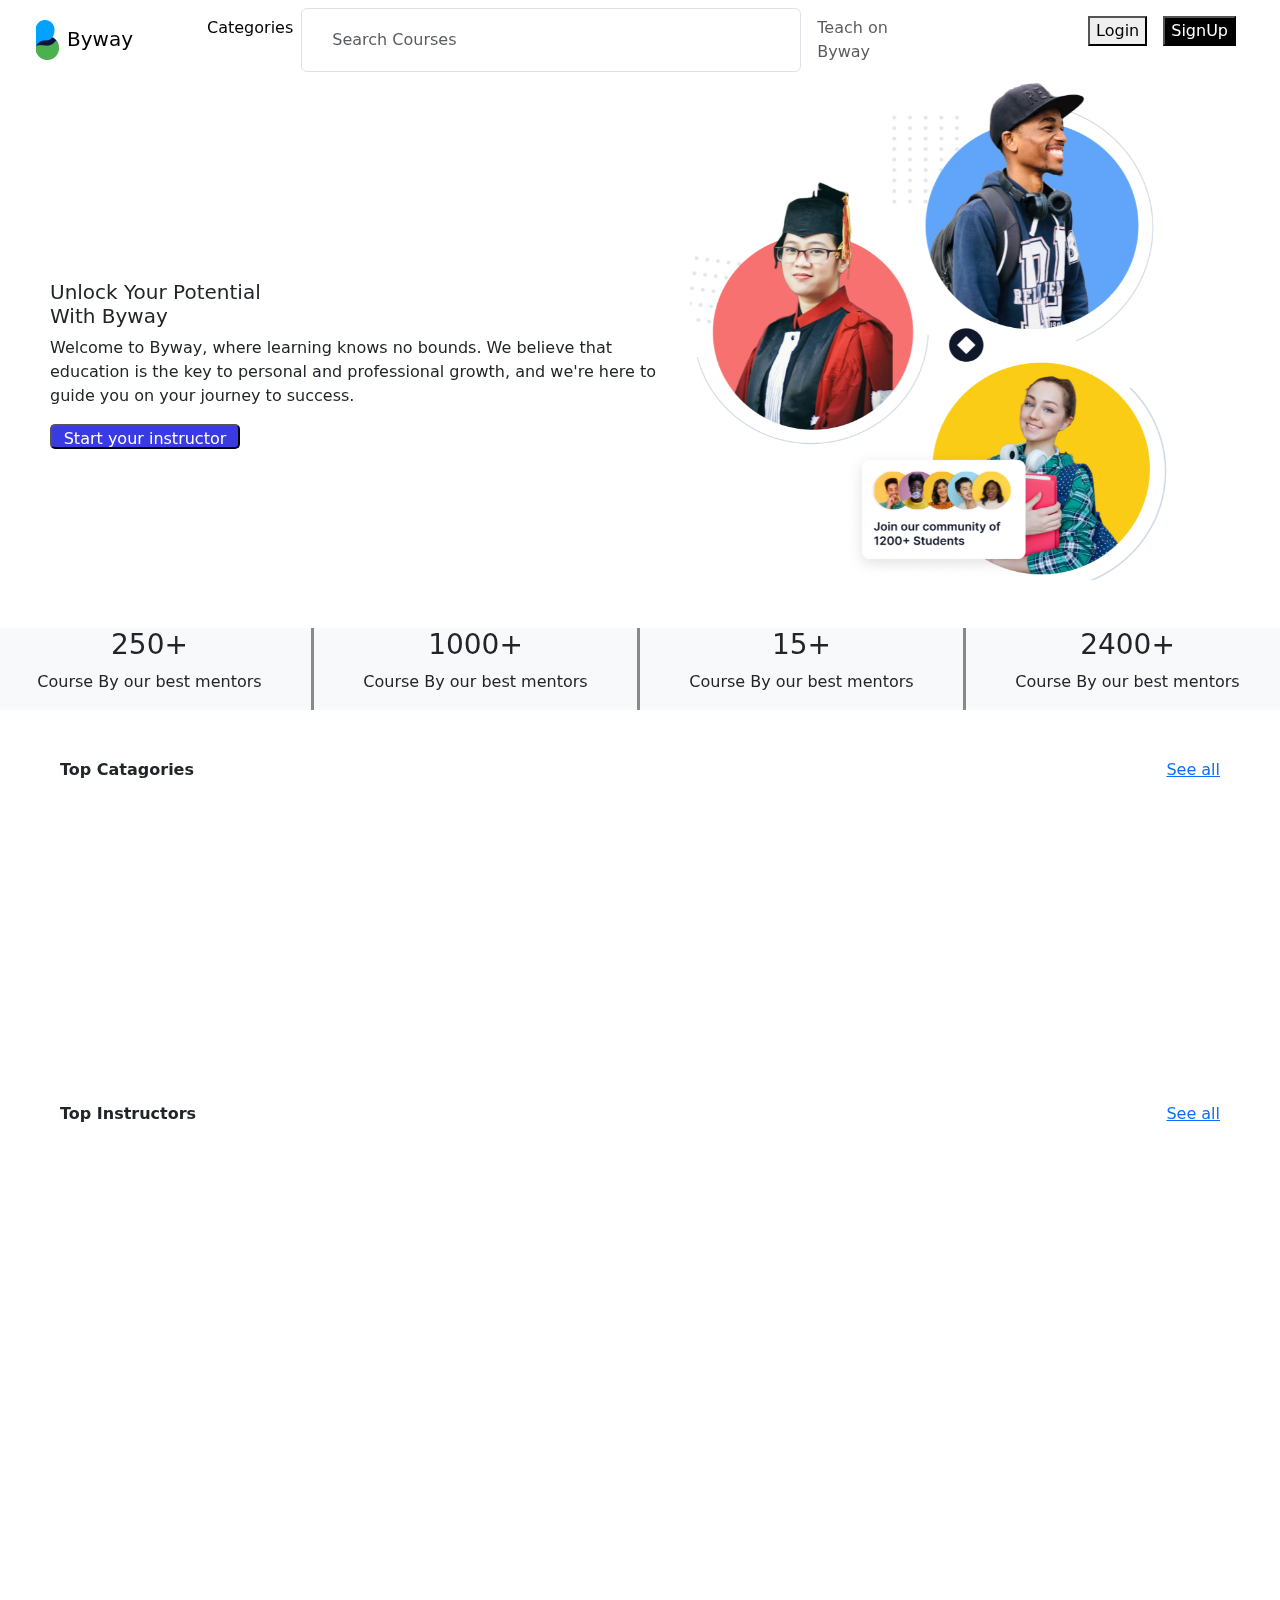
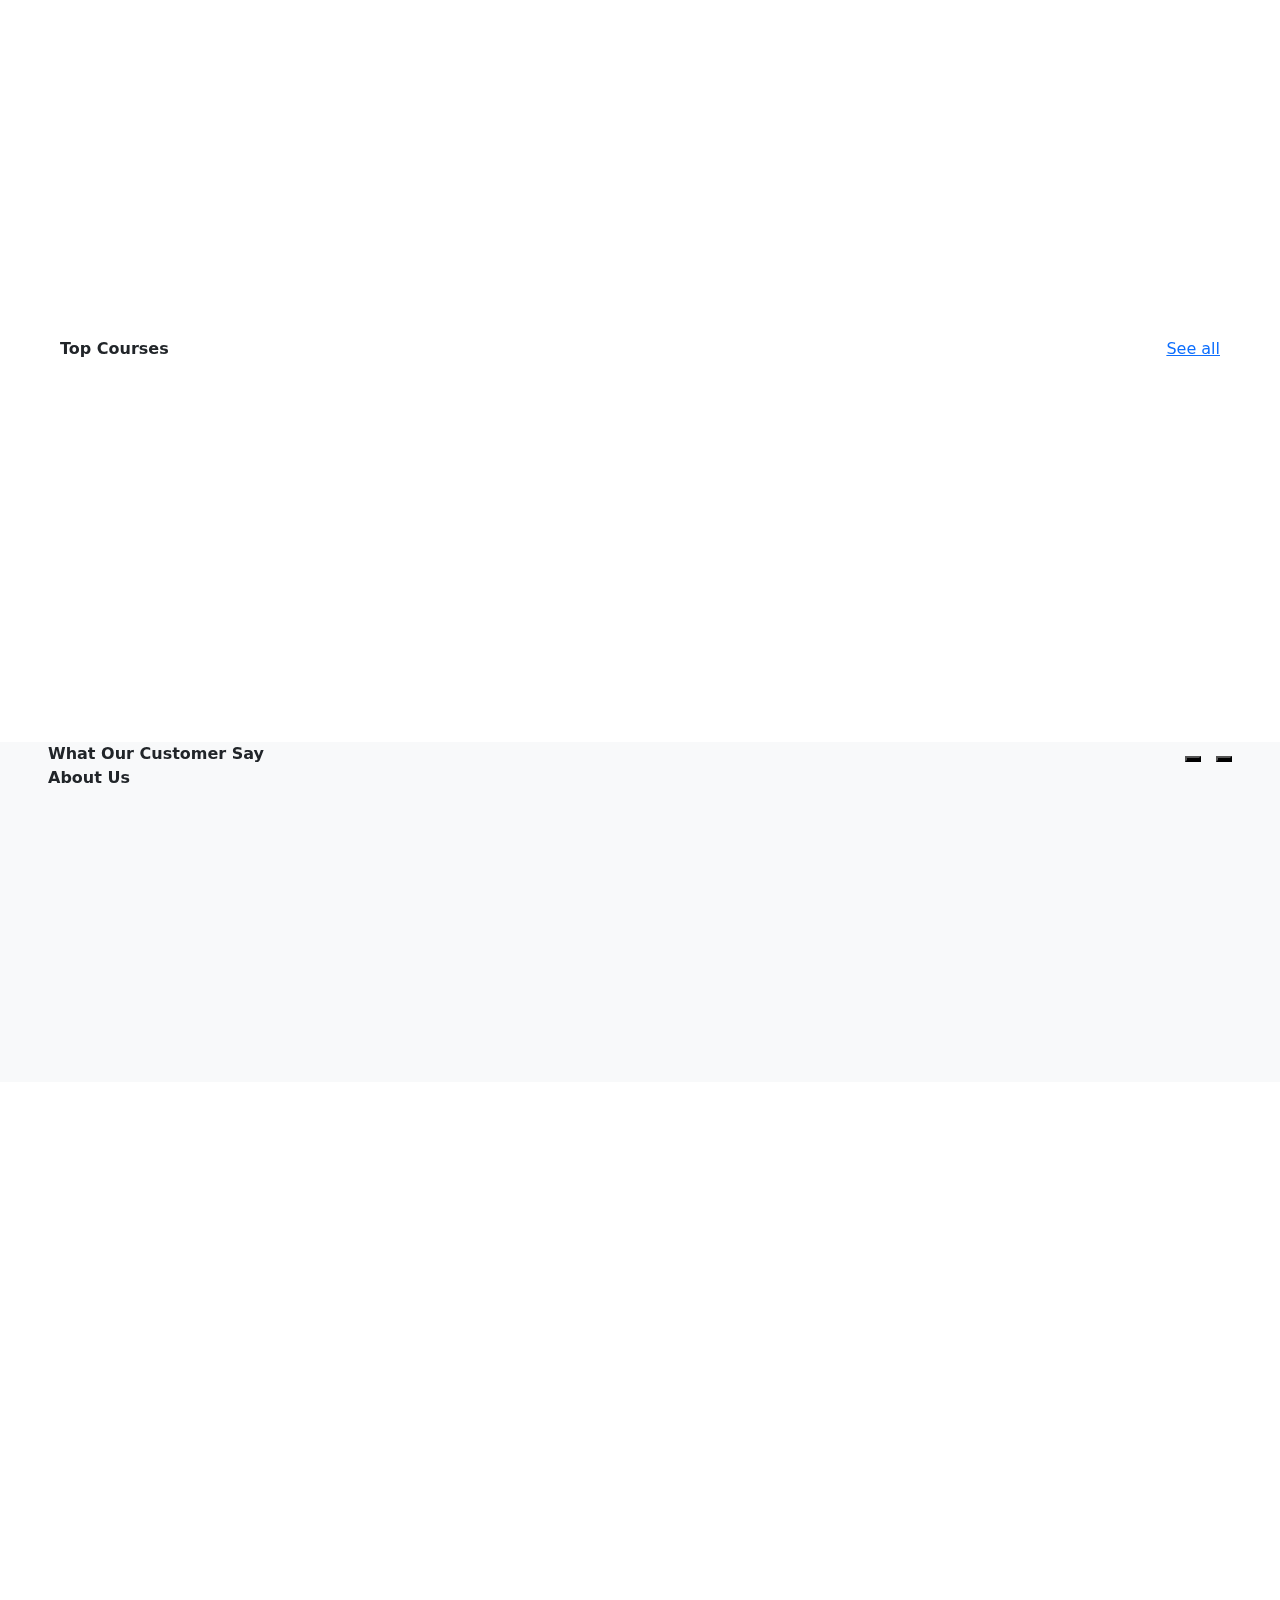
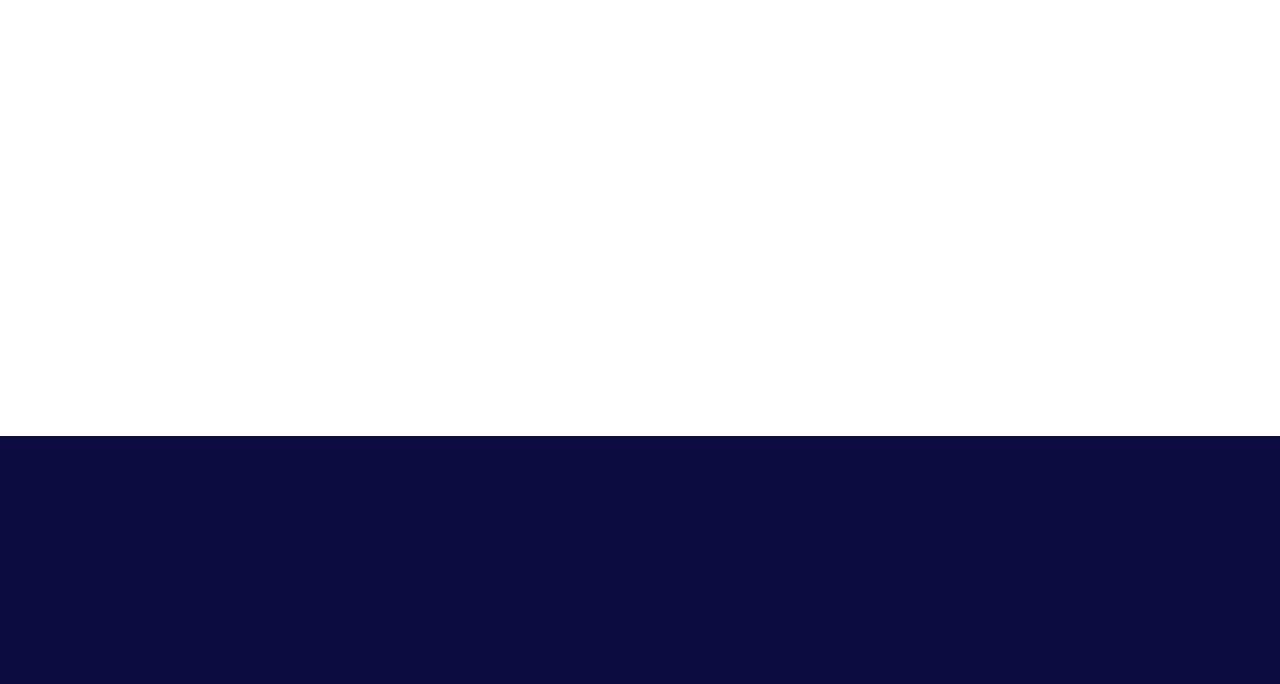
<file: index.html>
<!DOCTYPE html>
<html lang="en">

<head>
  <meta charset="UTF-8">
  <meta name="viewport" content="width=device-width, initial-scale=1.0">
  <title>Byway</title>
  <link rel="stylesheet" href="./style.css">
  <link rel="stylesheet" href="login.html">
  <link rel="stylesheet" href="signup.html">
  <link href="https://cdn.jsdelivr.net/npm/bootstrap@5.3.3/dist/css/bootstrap.min.css" rel="stylesheet"
    integrity="sha384-QWTKZyjpPEjISv5WaRU9OFeRpok6YctnYmDr5pNlyT2bRjXh0JMhjY6hW+ALEwIH" crossorigin="anonymous">
  <link rel="stylesheet" href="https://cdnjs.cloudflare.com/ajax/libs/font-awesome/6.5.2/css/all.min.css"
    integrity="sha512-SnH5WK+bZxgPHs44uWIX+LLJAJ9/2PkPKZ5QiAj6Ta86w+fsb2TkcmfRyVX3pBnMFcV7oQPJkl9QevSCWr3W6A=="
    crossorigin="anonymous" referrerpolicy="no-referrer" />
    <link href="https://unpkg.com/aos@2.3.1/dist/aos.css" rel="stylesheet">
</head>

<body data-aos="fade-up" data-aos-duration="4000">
  <script src="https://unpkg.com/aos@2.3.1/dist/aos.js"></script>
  <script>
    AOS.init();
  </script>
  <nav class="navbar navbar-expand-lg ms-4 me-4">
    <div class="container-fluid">
      <a class="navbar-brand" href="#"><img src="./images/logo.png" alt="">Byway</a>
      <button class="navbar-toggler" type="button" data-bs-toggle="collapse" data-bs-target="#navbarSupportedContent"
        aria-controls="navbarSupportedContent" aria-expanded="false" aria-label="Toggle navigation">
        <span class="navbar-toggler-icon"></span>
      </button>
      <div class="collapse navbar-collapse" id="navbarSupportedContent">
        <ul class="navbar-nav me-auto mb-2 mb-lg-0">
          <li class="nav-item">
            <a style="margin-left: 50px;" class="nav-link active" aria-current="page" href="#">Categories</a>
          </li>

          <form class="d-flex input-with-icon" role="search">
            <input class="form-control me-2" type="search" placeholder="Search Courses" aria-label="Search">
            <i class="fa-solid fa-magnifying-glass icon"></i>
          </form>
          <li class="nav-item">
            <a class="nav-link" href="#">Teach on Byway</a>
          </li>
          <li class="nav-item">
            <a class="nav-link" href="#"><i class="fa-solid fa-cart-shopping navcart"></i></a>
          </li>
          <li class="nav-item">
            <a class="nav-link" href="login.html" ><button>Login</button></a>
          </li>
          <li class="nav-item">
            <a class="nav-link" href="signup.html"><button style="color: white; background-color: black;">SignUp</button></a>
          </li>
        </ul>
      </div>
    </div>
  </nav>
  <section id="Home">
    <div class="row w-100">
      <div class="col-6" style="margin: 200px 0px 0px 50px;">
        <h5>Unlock Your Potential <br> With Byway</h5>
        <p>Welcome to Byway, where learning knows no bounds. We believe that education is the key to personal and
          professional growth, and we're here to guide you on your journey to success.</p>
        <button
          style="color: white; background-color: rgb(58, 58, 227); width: 190px; height: 25px; border-radius: 5px;">Start
          your instructor journey</button>
      </div>
      <div class="col-5">
        <img width="500px" height="500px" src="./images/Screenshot (17).png" alt="">
      </div>
    </div>
  </section>
  <section class="mt-5 bg-body-tertiary">
    <div class="row">
      <div class="col-3 text-center" style="border-right: solid 3px rgb(137, 137, 137);">
        <h3>250+</h3>
        <p>Course By our best mentors</p>
      </div>
      <div class="col-3 text-center" style="border-right: solid 3px rgb(137, 137, 137);">
        <h3>1000+</h3>
        <p>Course By our best mentors</p>
      </div>
      <div class="col-3 text-center" style="border-right: solid 3px rgb(137, 137, 137);">
        <h3>15+</h3>
        <p>Course By our best mentors</p>
      </div>
      <div class="col-3 text-center" style="border-right: solid 3px rgb(137, 137, 137);">
        <h3>2400+</h3>
        <p>Course By our best mentors</p>
      </div>
    </div>
  </section>
  <section class="container-fluid">
    <div class="d-flex justify-content-between m-5">
      <span style="font-weight: 600;">Top Catagories</span>
      <a href="">See all</a>
    </div>
    <div class="row container-fluid w-100 m-5">
      <div class="col-3 col-lg-12 me-5" data-aos="zoom-in"
        style="border: solid 4px rgb(226, 226, 226); border-radius: 10px; text-align: center; width: 250px; height: 224px;">
        <img src="./images/Group 136.png" alt="">
        <p>Astrology</p>
        <p>11 Courses</p>
      </div>
      <div class="col-3 col-lg-6 me-5" data-aos="zoom-in"
        style="border: solid 4px rgb(226, 226, 226); border-radius: 10px; text-align: center; width: 250px; height: 224px;">
        <img src="./images/Group 136 (1).png" alt="">
        <p>Development</p>
        <p>12 Courses</p>
      </div>
      <div class="col-3 col-lg-6 me-5" data-aos="zoom-in"
        style="border: solid 4px rgb(226, 226, 226); border-radius: 10px; text-align: center; width: 250px; height: 224px;">
        <img src="./images/Group 136 (2).png" alt="">
        <p>Marketing</p>
        <p>12 Courses</p>
      </div>
      <div class="col-3 col-lg-6 me-5" data-aos="zoom-in"
        style="border: solid 4px rgb(226, 226, 226); border-radius: 10px; text-align: center; width: 250px; height: 224px;">
        <img src="./images/Group 136 (3).png" alt="">
        <p>Physics</p>
        <p>14 Courses</p>
      </div>
    </div>
  </section>
  <section class="container-fluid">
    <div class="d-flex justify-content-between m-5 ">
      <span style="font-weight: 600;">Top Instructors</span>
      <a href="">See all</a>
    </div>
    <div class="row m-5">
      <div class="col-3" data-aos="zoom-in" style="border: solid 4px rgb(226, 226, 226); border-radius: 10px; width: 298px;">
        <img class="img-fluid" src="./images/Rectangle 1080.png" alt="">
        <h6>Beginner’s Guide to Design</h6>
        <p>By Ronald Richards</p>
        <p><img src="./images/ratings.png" alt="">(1200 Ratings)</p>
        <p>22 Total Hours. 155 Lectures. Beginner</p>
        <p>$149.9</p>
      </div>
      <div class="col-3" data-aos="zoom-in" style="border: solid 4px rgb(226, 226, 226); border-radius: 10px; width: 298px;">
        <img class="img-fluid" src="./images/Rectangle 1080.png" alt="">
        <h6>Beginner’s Guide to Design</h6>
        <p>By Ronald Richards</p>
        <p><img src="./images/ratings.png" alt="">(1200 Ratings)</p>
        <p>22 Total Hours. 155 Lectures. Beginner</p>
        <p>$149.9</p>
      </div>
      <div class="col-3" data-aos="zoom-in" style="border: solid 4px rgb(226, 226, 226); border-radius: 10px; width: 298px;">
        <img class="img-fluid" src="./images/Rectangle 1080.png" alt="">
        <h6>Beginner’s Guide to Design</h6>
        <p>By Ronald Richards</p>
        <p><img src="./images/ratings.png" alt="">(1200 Ratings)</p>
        <p>22 Total Hours. 155 Lectures. Beginner</p>
        <p>$149.9</p>
      </div>
      <div class="col-3" data-aos="zoom-in" style="border: solid 4px rgb(226, 226, 226); border-radius: 10px; width: 298px;">
        <img class="img-fluid" src="./images/Rectangle 1080.png" alt="">
        <h6>Beginner’s Guide to Design</h6>
        <p>By Ronald Richards</p>
        <p><img src="./images/ratings.png" alt="">(1200 Ratings)</p>
        <p>22 Total Hours. 155 Lectures. Beginner</p>
        <p>$149.9</p>
      </div>
    </div>
  </section>
  <section class="container-fluid">
    <div class="d-flex justify-content-between m-5">
      <span style="font-weight: 600;">Top Courses</span>
      <a href="#">See all</a>
    </div>
    <div class="row justify-content-center">
      <div class="col-lg-2 col-md-4 col-sm-6 col-10 course-card mx-2" data-aos="zoom-in">
        <img class="img-fluid" src="./images/Rectangle 1136.png" alt="">
        <p>Ronald Richards</p>
        <p>UI/UX Designer</p>
        <hr>
        <i class="fa-solid fa-star" style="color: #FFD43B;"></i><span> 4.9</span>&nbsp;&nbsp;
        <span>2400 Students</span>
      </div>
      <div class="col-lg-2 col-md-4 col-sm-6 col-10 course-card mx-2" data-aos="zoom-in">
        <img class="img-fluid" src="./images/Rectangle 1136.png" alt="">
        <p>Ronald Richards</p>
        <p>UI/UX Designer</p>
        <hr>
        <i class="fa-solid fa-star" style="color: #FFD43B;"></i><span> 4.9</span>&nbsp;&nbsp;
        <span>2400 Students</span>
      </div>
      <div class="col-lg-2 col-md-4 col-sm-6 col-10 course-card mx-2" data-aos="zoom-in">
        <img class="img-fluid" src="./images/Rectangle 1136.png" alt="">
        <p>Ronald Richards</p>
        <p>UI/UX Designer</p>
        <hr>
        <i class="fa-solid fa-star" style="color: #FFD43B;"></i><span> 4.9</span>&nbsp;&nbsp;
        <span>2400 Students</span>
      </div>
      <div class="col-lg-2 col-md-4 col-sm-6 col-10 course-card mx-2" data-aos="zoom-in">
        <img class="img-fluid" src="./images/Rectangle 1136.png" alt="">
        <p>Ronald Richards</p>
        <p>UI/UX Designer</p>
        <hr>
        <i class="fa-solid fa-star" style="color: #FFD43B;"></i><span> 4.9</span>&nbsp;&nbsp;
        <span>2400 Students</span>
      </div>
      <div class="col-lg-2 col-md-4 col-sm-6 col-10 course-card mx-2" data-aos="zoom-in">
        <img class="img-fluid" src="./images/Rectangle 1136.png" alt="">
        <p>Ronald Richards</p>
        <p>UI/UX Designer</p>
        <hr>
        <i class="fa-solid fa-star" style="color: #FFD43B;"></i><span> 4.9</span>&nbsp;&nbsp;
        <span>2400 Students</span>
      </div>
    </div>
  </section>
  <section class="bg-body-tertiary mb-5">
    <div class="d-flex justify-content-between m-5">
      <span style="font-weight: 600;">What Our Customer Say <br> About Us</span>
     <span>
        <button style="background-color: black;"><i class="fa-solid fa-backward" style="color: white;"></i></button>&nbsp;&nbsp;
        <button style="background-color: black;"><i class="fa-solid fa-forward" style="color: white;"></i></button>
     </span>
    </div>
    <div class="row ms-4 me-4">
      <div class="col-lg-4 col-md-4 col-sm-6 text-center" data-aos="zoom-in">
        <p>Byway's tech courses are top-notch! As someone who's always looking to stay ahead in the rapidly evolving tech world, I appreciate the up-to-date content and engaging multimedia</p>
           <img width="60px" height="60px" style="border-radius: 50px;" src="./images/girl.jpeg" alt="">
            <h5>Jane Doe</h5>
          <p>Designer</p>
      </div>
      <div class="col-lg-4 col-md-4 col-sm-6 text-center" data-aos="zoom-in">
        <p>Byway's tech courses are top-notch! As someone who's always looking to stay ahead in the rapidly evolving tech world, I appreciate the up-to-date content and engaging multimedia</p>
           <img width="60px" height="60px" style="border-radius: 50px;" src="./images/girl.jpeg" alt="">
            <h5>Jane Doe</h5>
          <p>Designer</p>
      </div>
      <div class="col-lg-4 col-md-4 col-sm-6 text-center" data-aos="zoom-in">
        <p>Byway's tech courses are top-notch! As someone who's always looking to stay ahead in the rapidly evolving tech world, I appreciate the up-to-date content and engaging multimedia</p>
           <img width="60px" height="60px" style="border-radius: 50px;" src="./images/girl.jpeg" alt="">
            <h5>Jane Doe</h5>
          <p>Designer</p>
      </div>
    </div>
  </section>
  <section class="container">
    <div class="row">
      <div class="col-lg-6" data-aos="flip-left">
        <img src="./images/image.png" alt="">
      </div>
      <div class="col-lg-6" style="margin-top: 150px;" data-aos="zoom-in">
        <h4>Become an Instructor</h4>
        <p>Instructors from around the world teach millions of students on Byway.<br>We provide the tools and skills to teach what you love.</p>
        <button class="p-1" style="color: #ffffff; background-color: black; border-radius: 5px;">Start Your Instructor Journe&nbsp;&nbsp;<i class="fa-solid fa-arrow-right" style="color: #ffffff;"></i></button>
      </div>
    </div>
    <div class="row mt-5">
      <div class="col-lg-6" style="margin-top: 150px;" data-aos="zoom-in">
        <h4>Transform your life through education</h4>
        <p>Learners around the world are launching new careers, advancing in <br> their fields, and enriching their lives.</p>
        <button class="p-1" style="color: #ffffff; background-color: black; border-radius: 5px;">Checkout Courses&nbsp;&nbsp;<i class="fa-solid fa-arrow-right" style="color: #ffffff;"></i></button>
      </div>
      <div class="col-lg-6" data-aos="flip-left">
        <img src="./images/image 11.png" alt="">
      </div>
    </div>
  </section>
  <footer class="mt-5" style="background-color: rgb(12, 12, 65);">
    <div class="row ms-5 me-5">
      <div class="col-lg-4" data-aos="zoom-in" style="color: white;">
        <img src="./images/logo.png" alt=""><h5 style="display: inline;">Byway</h5>
        <p>Empowering learners through accessible and engaging <br> online education. <br>
          Byway is a leading online learning platform dedicated to <br> providing high-quality, flexible, and affordable educational <br> experiences. </p>
      </div>
      <div class="col-lg-8" style="color: white;">
        <div class="row">
          <div class="col-lg-3" data-aos="zoom-in">
            <h5>Get Help</h5>
            <p><a href="" class="link-a">Contact Us</a></p>
            <p><a href="" class="link-a">Latest Articles</a></p>
            <p><a href="" class="link-a">FAQS</a></p>
          </div>
          <div class="col-lg-3" data-aos="zoom-in">
            <h5>Programs</h5>
            <p><a href="" class="link-a">Arts & Design</a></p>
            <p><a href="" class="link-a">Business</a></p>
            <p><a href="" class="link-a">IT & Software</a></p>
            <p><a href="" class="link-a">Languages</a></p>
            <p><a href="" class="link-a">Programming</a></p>
          </div>
          <div class="col-6" data-aos="zoom-in">
            <h5>Contact Us</h5>
            <p>Address: 123 Main Street,Anytown,CA 12345</p>
            <p>Tel: +(123) 456-7890</p>
            <p>Mail: bywayedu@webkul.in</p>
            <img src="./images/image 3.png" alt="">
          </div>
        </div>
      </div>
    </div>
  </footer>
</body>
<script src="https://cdn.jsdelivr.net/npm/bootstrap@5.3.3/dist/js/bootstrap.bundle.min.js"
  integrity="sha384-YvpcrYf0tY3lHB60NNkmXc5s9fDVZLESaAA55NDzOxhy9GkcIdslK1eN7N6jIeHz" crossorigin="anonymous"></script>

</html>
</file>
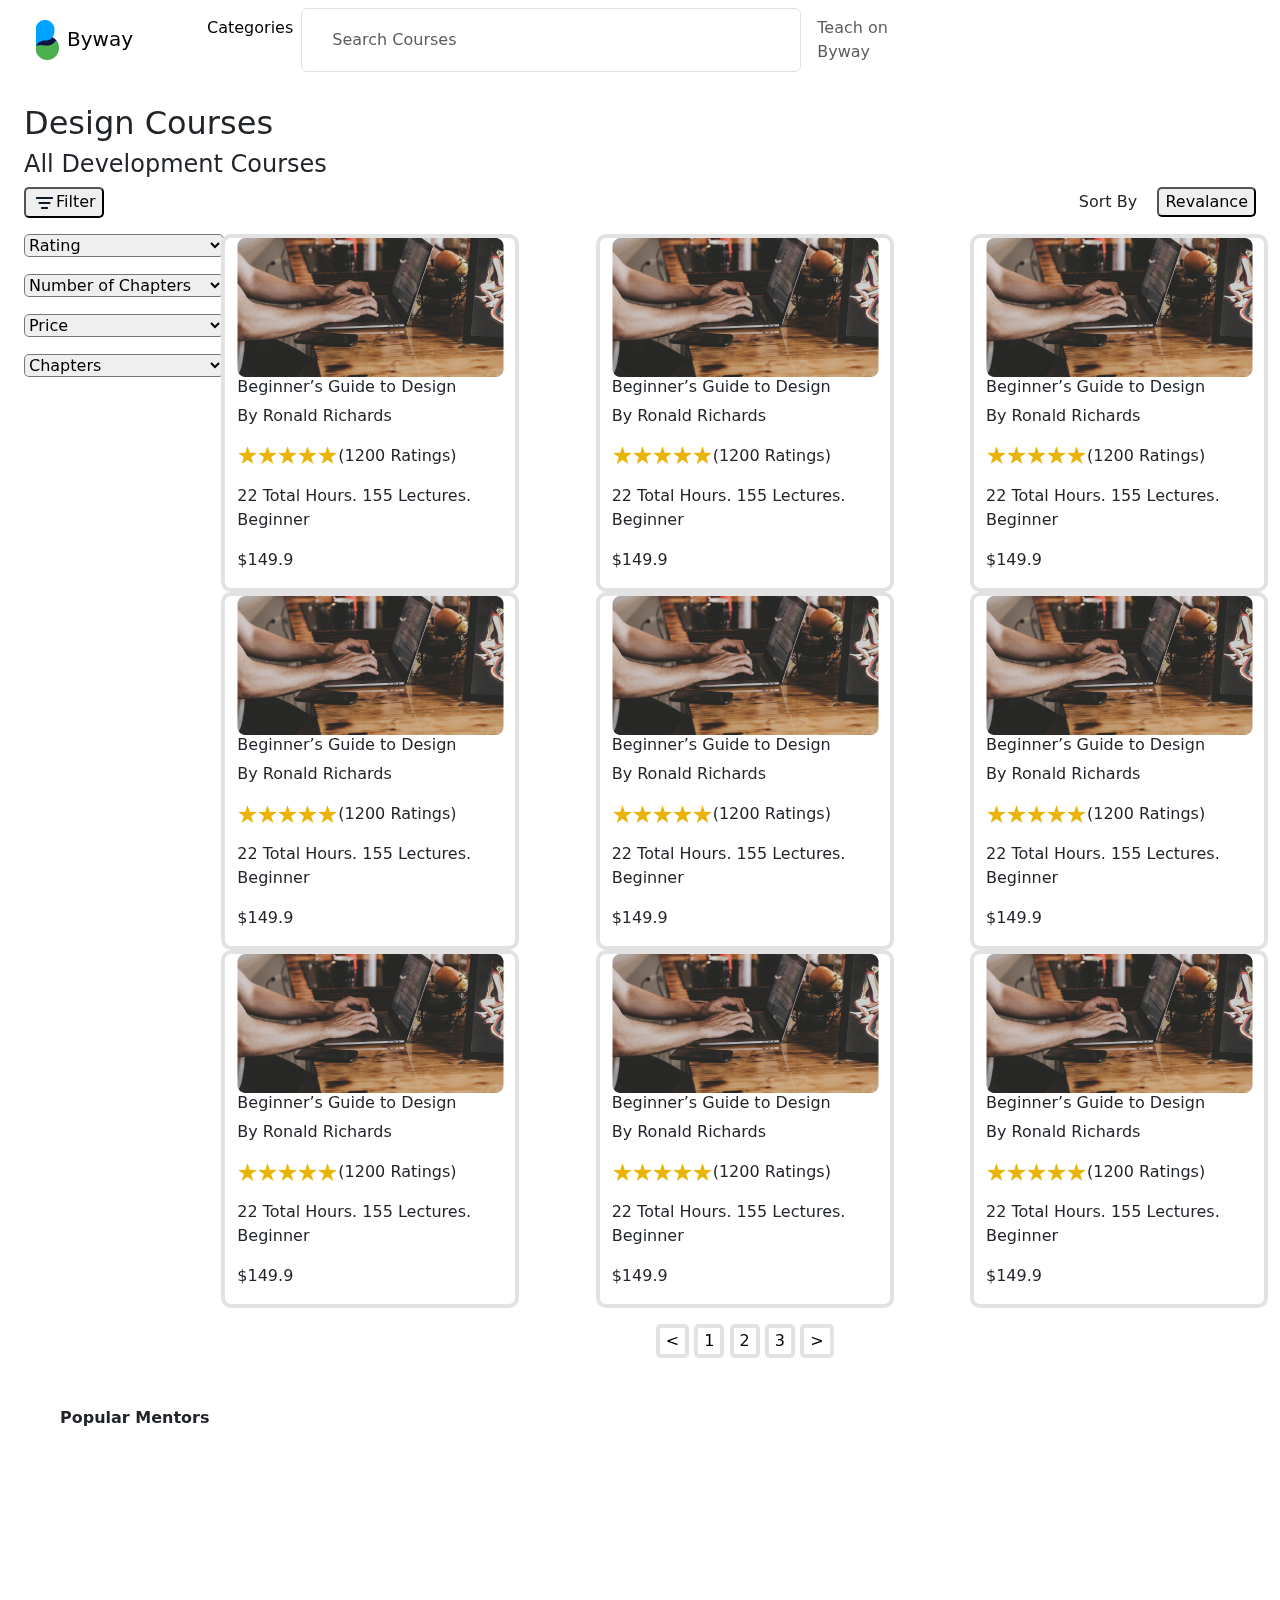
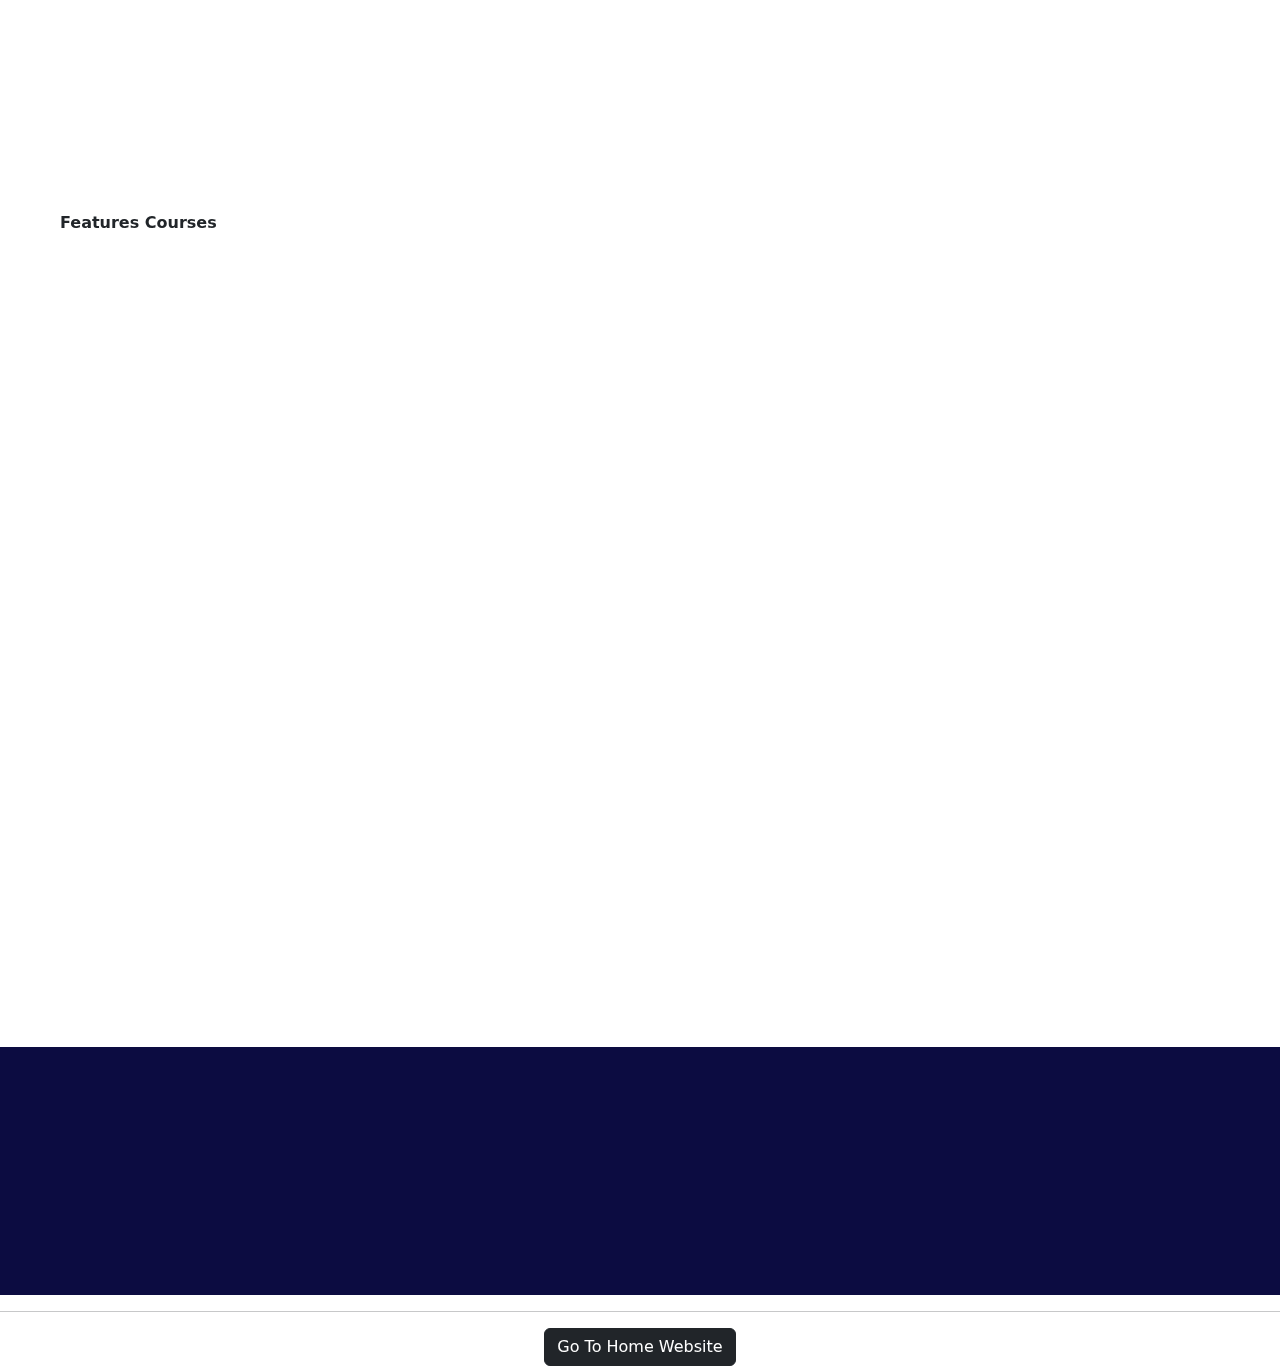
<file: design.html>
<!DOCTYPE html>
<html lang="en">
<head>
    <meta charset="UTF-8">
    <meta name="viewport" content="width=device-width, initial-scale=1.0">
    <title>Dashboard</title>
    <link rel="stylesheet" href="./style.css">
    <link rel="stylesheet" href="index.html">
    <link href="https://cdn.jsdelivr.net/npm/bootstrap@5.3.3/dist/css/bootstrap.min.css" rel="stylesheet"
    integrity="sha384-QWTKZyjpPEjISv5WaRU9OFeRpok6YctnYmDr5pNlyT2bRjXh0JMhjY6hW+ALEwIH" crossorigin="anonymous">
  <link rel="stylesheet" href="https://cdnjs.cloudflare.com/ajax/libs/font-awesome/6.5.2/css/all.min.css"
    integrity="sha512-SnH5WK+bZxgPHs44uWIX+LLJAJ9/2PkPKZ5QiAj6Ta86w+fsb2TkcmfRyVX3pBnMFcV7oQPJkl9QevSCWr3W6A=="
    crossorigin="anonymous" referrerpolicy="no-referrer" />
    <link href="https://unpkg.com/aos@2.3.1/dist/aos.css" rel="stylesheet">
</head>
<body data-aos="fade-up" data-aos-duration="4000">
  <script src="https://unpkg.com/aos@2.3.1/dist/aos.js"></script>
  <script>
    AOS.init();
  </script>
    <nav class="navbar navbar-expand-lg ms-4 me-4">
        <div class="container-fluid">
          <a class="navbar-brand" href="#"><img src="./images/logo.png" alt="">Byway</a>
          <button class="navbar-toggler" type="button" data-bs-toggle="collapse" data-bs-target="#navbarSupportedContent"
            aria-controls="navbarSupportedContent" aria-expanded="false" aria-label="Toggle navigation">
            <span class="navbar-toggler-icon"></span>
          </button>
          <div class="collapse navbar-collapse" id="navbarSupportedContent">
            <ul class="navbar-nav me-auto mb-2 mb-lg-0">
              <li class="nav-item">
                <a style="margin-left: 50px;" class="nav-link active" aria-current="page" href="#">Categories</a>
              </li>
    
              <form class="d-flex input-with-icon" role="search">
                <input class="form-control me-2" type="search" placeholder="Search Courses" aria-label="Search">
                <i class="fa-solid fa-magnifying-glass icon"></i>
              </form>
              <li class="nav-item">
                <a class="nav-link" href="#">Teach on Byway</a>
              </li>
              <li class="nav-item">
                <a class="nav-link" href="#"><i class="fa-regular fa-heart navheart"></i></a>
              </li>
              <li class="nav-item">
                <a class="nav-link" href="#"><i class="fa-solid fa-cart-shopping"></i></a>
              </li>
              <li class="nav-item">
                <a class="nav-link" href="#"><i class="fa-regular fa-bell"></i></a>
              </li>
            </ul>
          </div>
        </div>
      </nav>
      <section class="m-4">
        <h2>Design Courses</h2>
        <h4>All Development Courses</h4>
        <div class="d-flex justify-content-between">
            <button style="border-radius: 5px;"><img src="./images/filter.png" alt="">Filter</button>
            <div>Sort By &nbsp; &nbsp;<button style="border-radius: 5px;">Revalance <i class="fa-solid fa-angle-down"></i></button></div>
        </div>
        <div class="row mt-3">
            <div class="col-lg-2">
                <select name="" id="" style="width: 200px; border-radius: 5px;">
                    <option value="">Rating</option>
                    <option value="" style="color: #FFD43B; font-size: 20px;">&#9733;&#9733;&#9733;&#9733;&#9733;</option>
                    <option value="" style="color: #FFD43B; font-size: 20px;">&#9733;&#9733;&#9733;&#9733;</option>
                    <option value="" style="color: #FFD43B; font-size: 20px;">&#9733;&#9733;&#9733;</option>
                    <option value="" style="color: #FFD43B; font-size: 20px;">&#9733;&#9733;</option>
                    <option value="" style="color: #FFD43B; font-size: 20px;">&#9733;</option>
                </select>
                <select class="mt-3" name="" id="" style="width: 200px; border-radius: 5px;">
                    <option value="">Number of Chapters</option>
                    <option value="" style="color: #FFD43B; font-size: 20px;"></option>
                    <option value="" style="color: #FFD43B; font-size: 20px;"></option>
                    <option value="" style="color: #FFD43B; font-size: 20px;"></option>
                    <option value="" style="color: #FFD43B; font-size: 20px;"></option>
                    <option value="" style="color: #FFD43B; font-size: 20px;"></option>
                </select>
                <select class="mt-3" name="" id="" style="width: 200px; border-radius: 5px;">
                    <option value="">Price</option>
                    <option value="" style="color: #FFD43B; font-size: 20px;"></option>
                    <option value="" style="color: #FFD43B; font-size: 20px;"></option>
                    <option value="" style="color: #FFD43B; font-size: 20px;"></option>
                    <option value="" style="color: #FFD43B; font-size: 20px;"></option>
                    <option value="" style="color: #FFD43B; font-size: 20px;"></option>
                </select>
                <select class="mt-3" name="" id="" style="width: 200px; border-radius: 5px;">
                    <option value="">Chapters</option>
                    <option value="" style="color: #FFD43B; font-size: 20px;"></option>
                    <option value="" style="color: #FFD43B; font-size: 20px;"></option>
                    <option value="" style="color: #FFD43B; font-size: 20px;"></option>
                    <option value="" style="color: #FFD43B; font-size: 20px;"></option>
                    <option value="" style="color: #FFD43B; font-size: 20px;"></option>
                </select>
            </div>
            <div class="col-lg-10">
                <div class="row d-flex justify-content-between">
                    <div class="col-lg-4 col-md-6 design-categories" data-aos="zoom-in" style="border: solid 4px rgb(226, 226, 226); border-radius: 10px; width: 298px;">
                        <img src="./images/Rectangle 1080.png" alt="">
                        <h6>Beginner’s Guide to Design</h6>
                        <p>By Ronald Richards</p>
                        <p><img src="./images/ratings.png" alt="">(1200 Ratings)</p>
                        <p>22 Total Hours. 155 Lectures. Beginner</p>
                        <p>$149.9</p>
                      </div>
                      <div class="col-lg-4 col-md-6" data-aos="zoom-in" style="border: solid 4px rgb(226, 226, 226); border-radius: 10px; width: 298px;">
                        <img src="./images/Rectangle 1080.png" alt="">
                        <h6>Beginner’s Guide to Design</h6>
                        <p>By Ronald Richards</p>
                        <p><img src="./images/ratings.png" alt="">(1200 Ratings)</p>
                        <p>22 Total Hours. 155 Lectures. Beginner</p>
                        <p>$149.9</p>
                      </div>
                      <div class="col-lg-4 col-md-6 design-categories" data-aos="zoom-in" style="border: solid 4px rgb(226, 226, 226); border-radius: 10px; width: 298px;">
                        <img src="./images/Rectangle 1080.png" alt="">
                        <h6>Beginner’s Guide to Design</h6>
                        <p>By Ronald Richards</p>
                        <p><img src="./images/ratings.png" alt="">(1200 Ratings)</p>
                        <p>22 Total Hours. 155 Lectures. Beginner</p>
                        <p>$149.9</p>
                      </div>
                      <div class="col-lg-4 col-md-6" data-aos="zoom-in" style="border: solid 4px rgb(226, 226, 226); border-radius: 10px; width: 298px;">
                        <img src="./images/Rectangle 1080.png" alt="">
                        <h6>Beginner’s Guide to Design</h6>
                        <p>By Ronald Richards</p>
                        <p><img src="./images/ratings.png" alt="">(1200 Ratings)</p>
                        <p>22 Total Hours. 155 Lectures. Beginner</p>
                        <p>$149.9</p>
                      </div>
                      <div class="col-lg-4 col-md-6 design-categories" data-aos="zoom-in" style="border: solid 4px rgb(226, 226, 226); border-radius: 10px; width: 298px;">
                        <img src="./images/Rectangle 1080.png" alt="">
                        <h6>Beginner’s Guide to Design</h6>
                        <p>By Ronald Richards</p>
                        <p><img src="./images/ratings.png" alt="">(1200 Ratings)</p>
                        <p>22 Total Hours. 155 Lectures. Beginner</p>
                        <p>$149.9</p>
                      </div>
                      <div class="col-lg-4 col-md-6" data-aos="zoom-in" style="border: solid 4px rgb(226, 226, 226); border-radius: 10px; width: 298px;">
                        <img src="./images/Rectangle 1080.png" alt="">
                        <h6>Beginner’s Guide to Design</h6>
                        <p>By Ronald Richards</p>
                        <p><img src="./images/ratings.png" alt="">(1200 Ratings)</p>
                        <p>22 Total Hours. 155 Lectures. Beginner</p>
                        <p>$149.9</p>
                      </div>
                      <div class="col-lg-4 col-md-6 design-categories" data-aos="zoom-in" style="border: solid 4px rgb(226, 226, 226); border-radius: 10px; width: 298px;">
                        <img src="./images/Rectangle 1080.png" alt="">
                        <h6>Beginner’s Guide to Design</h6>
                        <p>By Ronald Richards</p>
                        <p><img src="./images/ratings.png" alt="">(1200 Ratings)</p>
                        <p>22 Total Hours. 155 Lectures. Beginner</p>
                        <p>$149.9</p>
                      </div>
                      <div class="col-lg-4 col-md-6" data-aos="zoom-in" style="border: solid 4px rgb(226, 226, 226); border-radius: 10px; width: 298px;">
                        <img src="./images/Rectangle 1080.png" alt="">
                        <h6>Beginner’s Guide to Design</h6>
                        <p>By Ronald Richards</p>
                        <p><img src="./images/ratings.png" alt="">(1200 Ratings)</p>
                        <p>22 Total Hours. 155 Lectures. Beginner</p>
                        <p>$149.9</p>
                      </div>
                      <div class="col-lg-4 col-md-6 design-categories" data-aos="zoom-in" style="border: solid 4px rgb(226, 226, 226); border-radius: 10px; width: 298px;">
                        <img src="./images/Rectangle 1080.png" alt="">
                        <h6>Beginner’s Guide to Design</h6>
                        <p>By Ronald Richards</p>
                        <p><img src="./images/ratings.png" alt="">(1200 Ratings)</p>
                        <p>22 Total Hours. 155 Lectures. Beginner</p>
                        <p>$149.9</p>
                      </div>
                      <div class="text-center mt-3">
                        <button style="border: solid 4px rgb(226, 226, 226); border-radius: 5px; background-color: white;"><</button>
                        <button style="border: solid 4px rgb(226, 226, 226); border-radius: 5px; background-color: white;">1</button>
                        <button style="border: solid 4px rgb(226, 226, 226); border-radius: 5px; background-color: white;">2</button>
                        <button style="border: solid 4px rgb(226, 226, 226); border-radius: 5px; background-color: white;">3</button>
                        <button style="border: solid 4px rgb(226, 226, 226); border-radius: 5px; background-color: white;">></button>
                      </div>
                </div>
            </div>
        </div>
      </section>
      <section class="container-fluid">
        <div class="d-flex justify-content-between m-5 ">
          <span style="font-weight: 600;">Popular Mentors</span>
        </div>
        <div class="row justify-content-center">
          <div class="col-lg-2 col-md-4 col-sm-6 col-10 course-card mx-2" data-aos="zoom-in">
            <img class="img-fluid" src="./images/Rectangle 1136.png" alt="">
            <p>Ronald Richards</p>
            <p>UI/UX Designer</p>
            <hr>
            <i class="fa-solid fa-star" style="color: #FFD43B;"></i><span> 4.9</span>&nbsp;&nbsp;
            <span>2400 Students</span>
          </div>
          <div class="col-lg-2 col-md-4 col-sm-6 col-10 course-card mx-2" data-aos="zoom-in">
            <img class="img-fluid" src="./images/Rectangle 1136.png" alt="">
            <p>Ronald Richards</p>
            <p>UI/UX Designer</p>
            <hr>
            <i class="fa-solid fa-star" style="color: #FFD43B;"></i><span> 4.9</span>&nbsp;&nbsp;
            <span>2400 Students</span>
          </div>
          <div class="col-lg-2 col-md-4 col-sm-6 col-10 course-card mx-2" data-aos="zoom-in">
            <img class="img-fluid" src="./images/Rectangle 1136.png" alt="">
            <p>Ronald Richards</p>
            <p>UI/UX Designer</p>
            <hr>
            <i class="fa-solid fa-star" style="color: #FFD43B;"></i><span> 4.9</span>&nbsp;&nbsp;
            <span>2400 Students</span>
          </div>
          <div class="col-lg-2 col-md-4 col-sm-6 col-10 course-card mx-2" data-aos="zoom-in">
            <img class="img-fluid" src="./images/Rectangle 1136.png" alt="">
            <p>Ronald Richards</p>
            <p>UI/UX Designer</p>
            <hr>
            <i class="fa-solid fa-star" style="color: #FFD43B;"></i><span> 4.9</span>&nbsp;&nbsp;
            <span>2400 Students</span>
          </div>
          <div class="col-lg-2 col-md-4 col-sm-6 col-10 course-card mx-2" data-aos="zoom-in">
            <img class="img-fluid" src="./images/Rectangle 1136.png" alt="">
            <p>Ronald Richards</p>
            <p>UI/UX Designer</p>
            <hr>
            <i class="fa-solid fa-star" style="color: #FFD43B;"></i><span> 4.9</span>&nbsp;&nbsp;
            <span>2400 Students</span>
          </div>
        </div>
      </section>
      <section class="container-fluid">
        <div class="d-flex justify-content-between m-5 ">
          <span style="font-weight: 600;">Features Courses</span>
        </div>
        <div class="row m-5">
          <div class="col-3" data-aos="zoom-in" style="border: solid 4px rgb(226, 226, 226); border-radius: 10px; width: 298px;">
            <img class="img-fluid" src="./images/Rectangle 1080.png" alt="">
            <h6>Beginner’s Guide to Design</h6>
            <p>By Ronald Richards</p>
            <p><img src="./images/ratings.png" alt="">(1200 Ratings)</p>
            <p>22 Total Hours. 155 Lectures. Beginner</p>
            <p>$149.9</p>
          </div>
          <div class="col-3" data-aos="zoom-in" style="border: solid 4px rgb(226, 226, 226); border-radius: 10px; width: 298px;">
            <img class="img-fluid" src="./images/Rectangle 1080.png" alt="">
            <h6>Beginner’s Guide to Design</h6>
            <p>By Ronald Richards</p>
            <p><img src="./images/ratings.png" alt="">(1200 Ratings)</p>
            <p>22 Total Hours. 155 Lectures. Beginner</p>
            <p>$149.9</p>
          </div>
          <div class="col-3" data-aos="zoom-in" style="border: solid 4px rgb(226, 226, 226); border-radius: 10px; width: 298px;">
            <img class="img-fluid" src="./images/Rectangle 1080.png" alt="">
            <h6>Beginner’s Guide to Design</h6>
            <p>By Ronald Richards</p>
            <p><img src="./images/ratings.png" alt="">(1200 Ratings)</p>
            <p>22 Total Hours. 155 Lectures. Beginner</p>
            <p>$149.9</p>
          </div>
          <div class="col-3" data-aos="zoom-in" style="border: solid 4px rgb(226, 226, 226); border-radius: 10px; width: 298px;">
            <img class="img-fluid" src="./images/Rectangle 1080.png" alt="">
            <h6>Beginner’s Guide to Design</h6>
            <p>By Ronald Richards</p>
            <p><img src="./images/ratings.png" alt="">(1200 Ratings)</p>
            <p>22 Total Hours. 155 Lectures. Beginner</p>
            <p>$149.9</p>
          </div>
        </div>
      </section>
      <footer class="mt-5" style="background-color: rgb(12, 12, 65);">
        <div class="row ms-5 me-5">
          <div class="col-lg-4" data-aos="zoom-in" style="color: white;">
            <img src="./images/logo.png" alt=""><h5 style="display: inline;">Byway</h5>
            <p>Empowering learners through accessible and engaging <br> online education. <br>
              Byway is a leading online learning platform dedicated to <br> providing high-quality, flexible, and affordable educational <br> experiences. </p>
          </div>
          <div class="col-lg-8" style="color: white;">
            <div class="row">
              <div class="col-lg-3" data-aos="zoom-in">
                <h5>Get Help</h5>
                <p><a href="" class="link-a">Contact Us</a></p>
                <p><a href="" class="link-a">Latest Articles</a></p>
                <p><a href="" class="link-a">FAQS</a></p>
              </div>
              <div class="col-lg-3" data-aos="zoom-in">
                <h5>Programs</h5>
                <p><a href="" class="link-a">Arts & Design</a></p>
                <p><a href="" class="link-a">Business</a></p>
                <p><a href="" class="link-a">IT & Software</a></p>
                <p><a href="" class="link-a">Languages</a></p>
                <p><a href="" class="link-a">Programming</a></p>
              </div>
              <div class="col-lg-6" data-aos="zoom-in">
                <h5>Contact Us</h5>
                <p>Address: 123 Main Street,Anytown,CA 12345</p>
                <p>Tel: +(123) 456-7890</p>
                <p>Mail: bywayedu@webkul.in</p>
                <img src="./images/image 3.png" alt="">
              </div>
            </div>
          </div>
        </div>
      </footer>
      <hr>
      <div class="text-center">
        <button type="submit" class="btn btn-dark"><a id="submitbuttom" href="index.html">Go To Home Website</a><i class="fa-solid fa-arrow-right"></i></button>
      </div>
</body>
<script src="https://cdn.jsdelivr.net/npm/bootstrap@5.3.3/dist/js/bootstrap.bundle.min.js"
  integrity="sha384-YvpcrYf0tY3lHB60NNkmXc5s9fDVZLESaAA55NDzOxhy9GkcIdslK1eN7N6jIeHz" crossorigin="anonymous"></script>
</html>
</file>
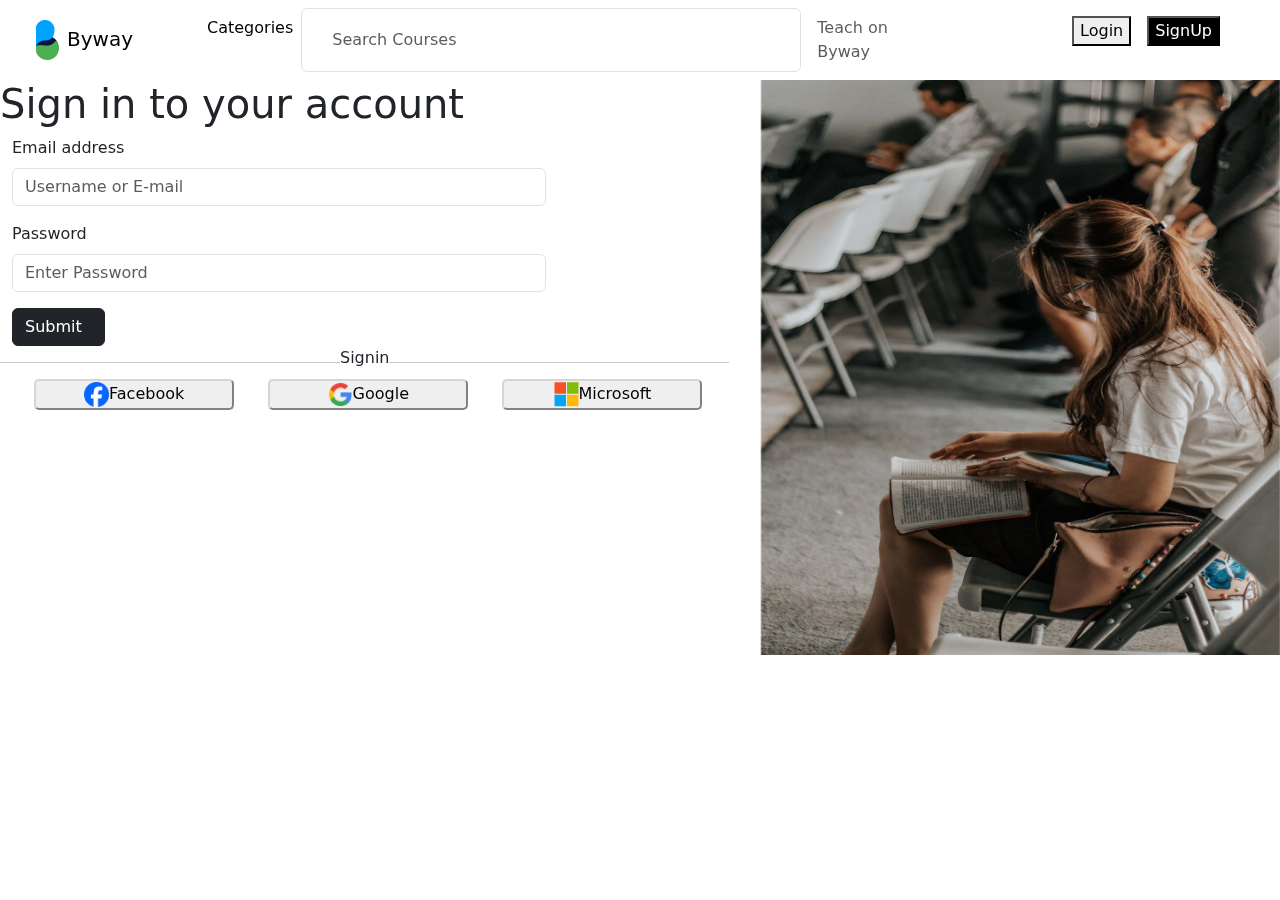
<file: login.html>
<!DOCTYPE html>
<html lang="en">

<head>
    <meta charset="UTF-8">
    <meta name="viewport" content="width=device-width, initial-scale=1.0">
    <title>Login</title>
    <link rel="stylesheet" href="./style.css">
    <link rel="stylesheet" href="index.html">
    <link rel="stylesheet" href="signup.html">
    <link rel="stylesheet" href="design.html">
    <link href="https://cdn.jsdelivr.net/npm/bootstrap@5.3.3/dist/css/bootstrap.min.css" rel="stylesheet"
        integrity="sha384-QWTKZyjpPEjISv5WaRU9OFeRpok6YctnYmDr5pNlyT2bRjXh0JMhjY6hW+ALEwIH" crossorigin="anonymous">
    <link rel="stylesheet" href="https://cdnjs.cloudflare.com/ajax/libs/font-awesome/6.5.2/css/all.min.css"
        integrity="sha512-SnH5WK+bZxgPHs44uWIX+LLJAJ9/2PkPKZ5QiAj6Ta86w+fsb2TkcmfRyVX3pBnMFcV7oQPJkl9QevSCWr3W6A=="
        crossorigin="anonymous" referrerpolicy="no-referrer" />
        <link href="https://unpkg.com/aos@2.3.1/dist/aos.css" rel="stylesheet">
</head>

<body data-aos="fade-up" data-aos-duration="4000">
    <script src="https://unpkg.com/aos@2.3.1/dist/aos.js"></script>
    <script>
        AOS.init();
      </script>
    <nav class="navbar navbar-expand-lg ms-4 me-4">
        <div class="container-fluid">
           <a class="navbar-brand" href="#"><img src="./images/logo.png" alt="">Byway</a>
            <button class="navbar-toggler" type="button" data-bs-toggle="collapse"
                data-bs-target="#navbarSupportedContent" aria-controls="navbarSupportedContent" aria-expanded="false"
                aria-label="Toggle navigation">
                <span class="navbar-toggler-icon"></span>
            </button>
            <div class="collapse navbar-collapse" id="navbarSupportedContent">
                <ul class="navbar-nav me-auto mb-2 mb-lg-0">
                    <li class="nav-item">
                        <a style="margin-left: 50px;" class="nav-link active" aria-current="page"
                            href="#">Categories</a>
                    </li>

                    <form class="d-flex input-with-icon" role="search">
                        <input class="form-control me-2" type="search" placeholder="Search Courses" aria-label="Search">
                        <i class="fa-solid fa-magnifying-glass icon"></i>
                    </form>
                    <li class="nav-item">
                        <a class="nav-link" href="#">Teach on Byway</a>
                    </li>
                    <li class="nav-item">
                        <a class="nav-link" href="#"><i
                                class="fa-solid fa-cart-shopping navcart"></i></a>
                    </li>
                    <li class="nav-item">
                        <a class="nav-link" href="login.html"><button>Login</button></a>
                    </li>
                    <li class="nav-item">
                        <a class="nav-link" href="signup.html"><button
                                style="color: white; background-color: black;">SignUp</button></a>
                    </li>
                    <li class="nav-item">
                        <a style="color: black;" class="nav-link" href="index.html"><i class="fa-solid fa-house"></i></a>
                    </li>
                </ul>
            </div>
        </div>
    </nav>
    <section>
        <div class="row">
            <div class="col-lg-7 col-md-7 col-sm-12">
                <h1>Sign in to your account</h1>
                <form class="container">
                    <div class="mb-3">
                        <label for="exampleInputEmail1" class="form-label">Email address</label>
                        <input type="email" class="form-control w-75" id="exampleInputEmail1"
                            aria-describedby="emailHelp" placeholder="Username or E-mail">
                    </div>
                    <div class="mb-3">
                        <label for="exampleInputPassword1" class="form-label">Password</label>
                        <input type="password" class="form-control w-75" id="exampleInputPassword1"
                            placeholder="Enter Password">
                    </div>
                    <button type="submit" class="btn btn-dark"><a id="submitbuttom" href="design.html">Submit</a>&nbsp;&nbsp;<i class="fa-solid fa-arrow-right"></i></button>
                </form>
                <div class="d-flex"> <hr style="width: 340px;"><span>Signin</span><hr style="width: 340px;"></div>
                <div style="text-align: center; display: flex; justify-content: space-evenly;">
                  <button style="border-radius: 5px; width: 200px; border-color: rgb(216, 212, 212);"><img width="25px" height="25px" src="./images/fb.png" alt="">Facebook</button>
                  <button style="border-radius: 5px; width: 200px; border-color: rgb(216, 212, 212)"><img width="25px" height="25px" src="./images/google.png" alt="">Google</button>
                  <button style="border-radius: 5px; width: 200px; border-color: rgb(216, 212, 212)"><img width="25px" height="25px" src="./images/image 1.png" alt="">Microsoft</button>
                </div>
            </div>
            <div class="col-5 login-signup-img"  data-aos="flip-left" data-aos-duration="3000">
                <img width="100%" height="575px" src="./images/signupimg.jpeg" alt="">
            </div>
        </div>
    </section>
</body>
<script src="https://cdn.jsdelivr.net/npm/bootstrap@5.3.3/dist/js/bootstrap.bundle.min.js"
  integrity="sha384-YvpcrYf0tY3lHB60NNkmXc5s9fDVZLESaAA55NDzOxhy9GkcIdslK1eN7N6jIeHz" crossorigin="anonymous"></script>

</html>
</file>
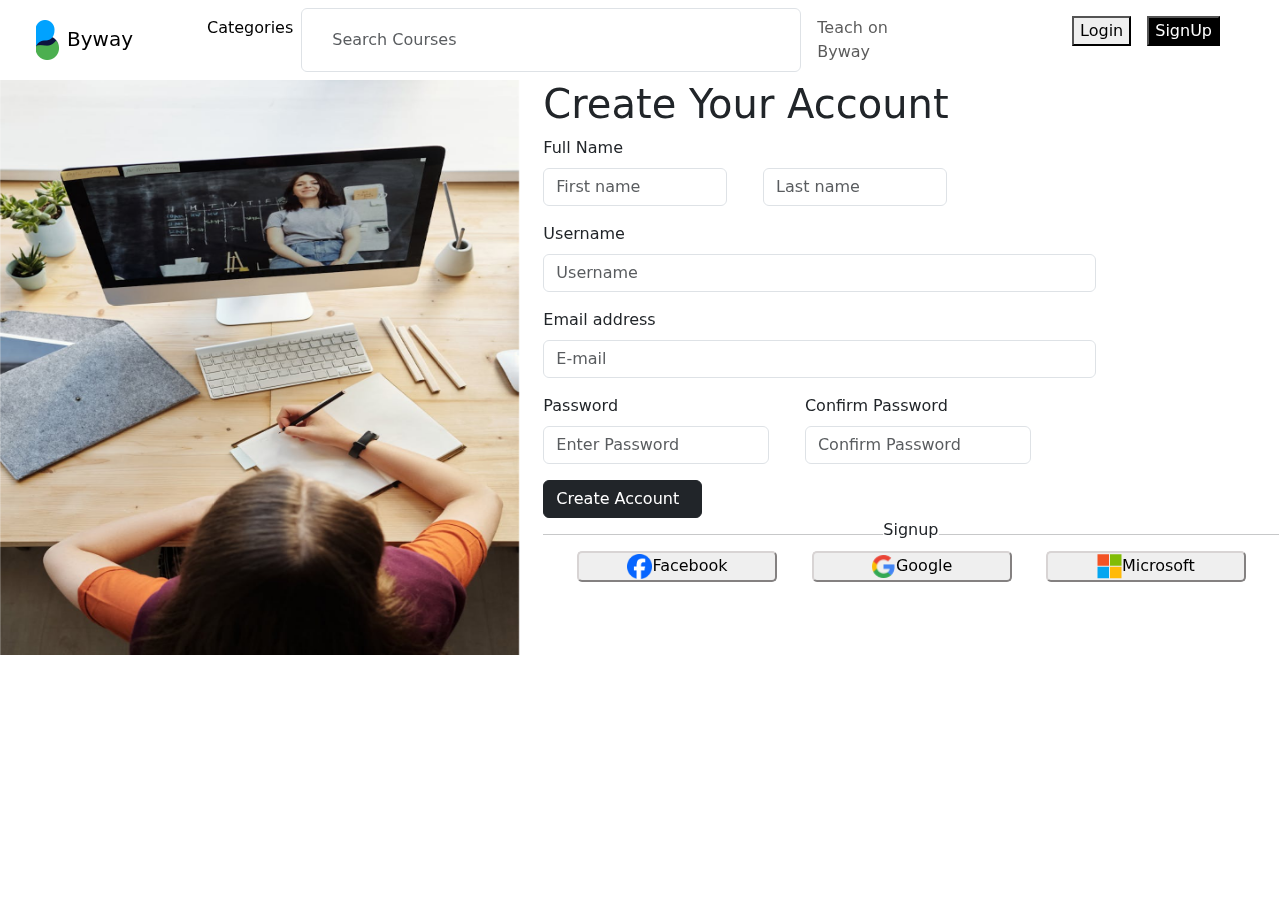
<file: signup.html>
<!DOCTYPE html>
<html lang="en">
<head>
    <meta charset="UTF-8">
    <meta name="viewport" content="width=device-width, initial-scale=1.0">
    <title>Signup</title>
    <link rel="stylesheet" href="./style.css">
    <link rel="stylesheet" href="index.html">
    <link rel="stylesheet" href="login.html">
    <link rel="stylesheet" href="design.html">
    <link href="https://cdn.jsdelivr.net/npm/bootstrap@5.3.3/dist/css/bootstrap.min.css" rel="stylesheet"
    integrity="sha384-QWTKZyjpPEjISv5WaRU9OFeRpok6YctnYmDr5pNlyT2bRjXh0JMhjY6hW+ALEwIH" crossorigin="anonymous">
  <link rel="stylesheet" href="https://cdnjs.cloudflare.com/ajax/libs/font-awesome/6.5.2/css/all.min.css"
    integrity="sha512-SnH5WK+bZxgPHs44uWIX+LLJAJ9/2PkPKZ5QiAj6Ta86w+fsb2TkcmfRyVX3pBnMFcV7oQPJkl9QevSCWr3W6A=="
    crossorigin="anonymous" referrerpolicy="no-referrer" />
    <link href="https://unpkg.com/aos@2.3.1/dist/aos.css" rel="stylesheet">
</head>
<body data-aos="fade-up" data-aos-duration="4000">
  <script src="https://unpkg.com/aos@2.3.1/dist/aos.js"></script>
  <script>
    AOS.init();
  </script>
  <nav class="navbar navbar-expand-lg ms-4 me-4">
    <div class="container-fluid">
      <a class="navbar-brand" href="#"><img src="./images/logo.png" alt="">Byway</a>
      <button class="navbar-toggler" type="button" data-bs-toggle="collapse" data-bs-target="#navbarSupportedContent"
        aria-controls="navbarSupportedContent" aria-expanded="false" aria-label="Toggle navigation">
        <span class="navbar-toggler-icon"></span>
      </button>
      <div class="collapse navbar-collapse" id="navbarSupportedContent">
        <ul class="navbar-nav me-auto mb-2 mb-lg-0">
          <li class="nav-item">
            <a style="margin-left: 50px;" class="nav-link active" aria-current="page" href="#">Categories</a>
          </li>

          <form class="d-flex input-with-icon" role="search">
            <input class="form-control me-2" type="search" placeholder="Search Courses" aria-label="Search">
            <i class="fa-solid fa-magnifying-glass icon"></i>
          </form>
          <li class="nav-item">
            <a class="nav-link" href="#">Teach on Byway</a>
          </li>
          <li class="nav-item">
            <a class="nav-link" href="#"><i class="fa-solid fa-cart-shopping navcart"></i></a>
          </li>
          <li class="nav-item">
            <a class="nav-link" href="login.html" ><button>Login</button></a>
          </li>
          <li class="nav-item">
            <a class="nav-link" href="#"><button style="color: white; background-color: black;">SignUp</button></a>
          </li>
          <li class="nav-item">
            <a style="color: black;" class="nav-link" href="index.html"><i class="fa-solid fa-house"></i></a>
        </li>
        </ul>
      </div>
    </div>
  </nav>
<section>
<div class="row">
  <div class="col-5 login-signup-img" data-aos="flip-left" data-aos-duration="3000">
    <img width="100%" height="575px" src="./images/loginimg.jpeg" alt="">
  </div>
  <div class="col-lg-7 col-md-7 col-sm-12">
    <h1>Create Your Account</h1>
    <form>
      <label for="name" class="form-label">Full Name</label>
      <div class="mb-3 d-flex">
        <input id="name" type="text" class="form-control w-25" placeholder="First name">&nbsp; &nbsp; &nbsp; &nbsp;
        <input type="text" class="form-control w-25" placeholder="Last name">
      </div>
      <div class="mb-3">
        <label for="uname" class="form-label">Username</label>
        <input type="text" class="form-control w-75" id="uname" aria-describedby="emailHelp" placeholder="Username">
      </div>
      <div class="mb-3">
        <label for="exampleInputEmail1" class="form-label">Email address</label>
        <input type="email" class="form-control w-75" id="exampleInputEmail1" aria-describedby="emailHelp" placeholder="E-mail">
      </div>
      <div class="mb-3 d-flex">
        <div>
          <label for="exampleInputPassword1" class="form-label">Password</label>
          <input type="password" class="form-control w-100" id="exampleInputPassword1" placeholder="Enter Password">
        </div>
        &nbsp; &nbsp; &nbsp; &nbsp;
      <div>
        <label for="exampleInputPassword1" class="form-label">Confirm Password</label>
          <input type="password" class="form-control w-100" id="exampleInputPassword1" placeholder="Confirm Password">
      </div>
      </div>
      <button type="submit" class="btn btn-dark"><a href="design.html" id="submitbuttom">Create Account</a>&nbsp;&nbsp;<i class="fa-solid fa-arrow-right"></i></button>
    </form>
   <div class="d-flex"> <hr style="width: 340px;"><span>Signup</span><hr style="width: 340px;"></div>
    <div style="text-align: center; display: flex; justify-content: space-evenly;">
      <button style="border-radius: 5px; width: 200px; border-color: rgb(216, 212, 212);"><img width="25px" height="25px" src="./images/fb.png" alt="">Facebook</button>
      <button style="border-radius: 5px; width: 200px; border-color: rgb(216, 212, 212)"><img width="25px" height="25px" src="./images/google.png" alt="">Google</button>
      <button style="border-radius: 5px; width: 200px; border-color: rgb(216, 212, 212)"><img width="25px" height="25px" src="./images/image 1.png" alt="">Microsoft</button>
    </div>
  </div>
</div>
</section> 
</body>
<script src="https://cdn.jsdelivr.net/npm/bootstrap@5.3.3/dist/js/bootstrap.bundle.min.js"
  integrity="sha384-YvpcrYf0tY3lHB60NNkmXc5s9fDVZLESaAA55NDzOxhy9GkcIdslK1eN7N6jIeHz" crossorigin="anonymous"></script>
</html>
</file>
<file: style.css>
body {
    overflow-x: hidden;
  }  
.navcart{
    margin-left: 150px;
}
.input-with-icon {
    position: relative;
    display: inline-block;
}

.input-with-icon input {
    padding-left: 30px;
    width: 500px;
}

.input-with-icon .icon {
    position: absolute;
    left: 10px;
    top: 50%;
    transform: translateY(-50%);
}
.link-a{
    color: white;
    text-decoration: none;
}
.link-a:hover{
    color: blue;
}
.course-card {
    border: solid 4px rgb(226, 226, 226);
    border-radius: 10px;
    margin-bottom: 20px;
  }
  .course-card img {
    border-bottom: solid 4px rgb(226, 226, 226);
  }
#secondpage{
    display: none;
}
#submitbuttom{
    color: white;
    text-decoration: none;
}
.navheart{
    margin-left: 250px;
}

html{
    scroll-behavior: smooth;
}
::-webkit-scrollbar{
    width: 10px;
    border-radius: 10px;
}
::-webkit-scrollbar-track{
    background-color: azure;
}
::-webkit-scrollbar-thumb{
    background-color: rgb(54, 169, 208);
    border-radius: 10px;
}


@media(max-width:992px){
    .navcart{
        margin-left: 0px;
    }
    .navheart{
        margin-left: 0px;
    }
    
}
@media(max-width:768px){
    .login-signup-img{
        display: none;
    }
}
@media (min-width: 992px) and (max-width: 1098px){
    .design-categories{
        margin-left: 100px;
    }
}
</file>
